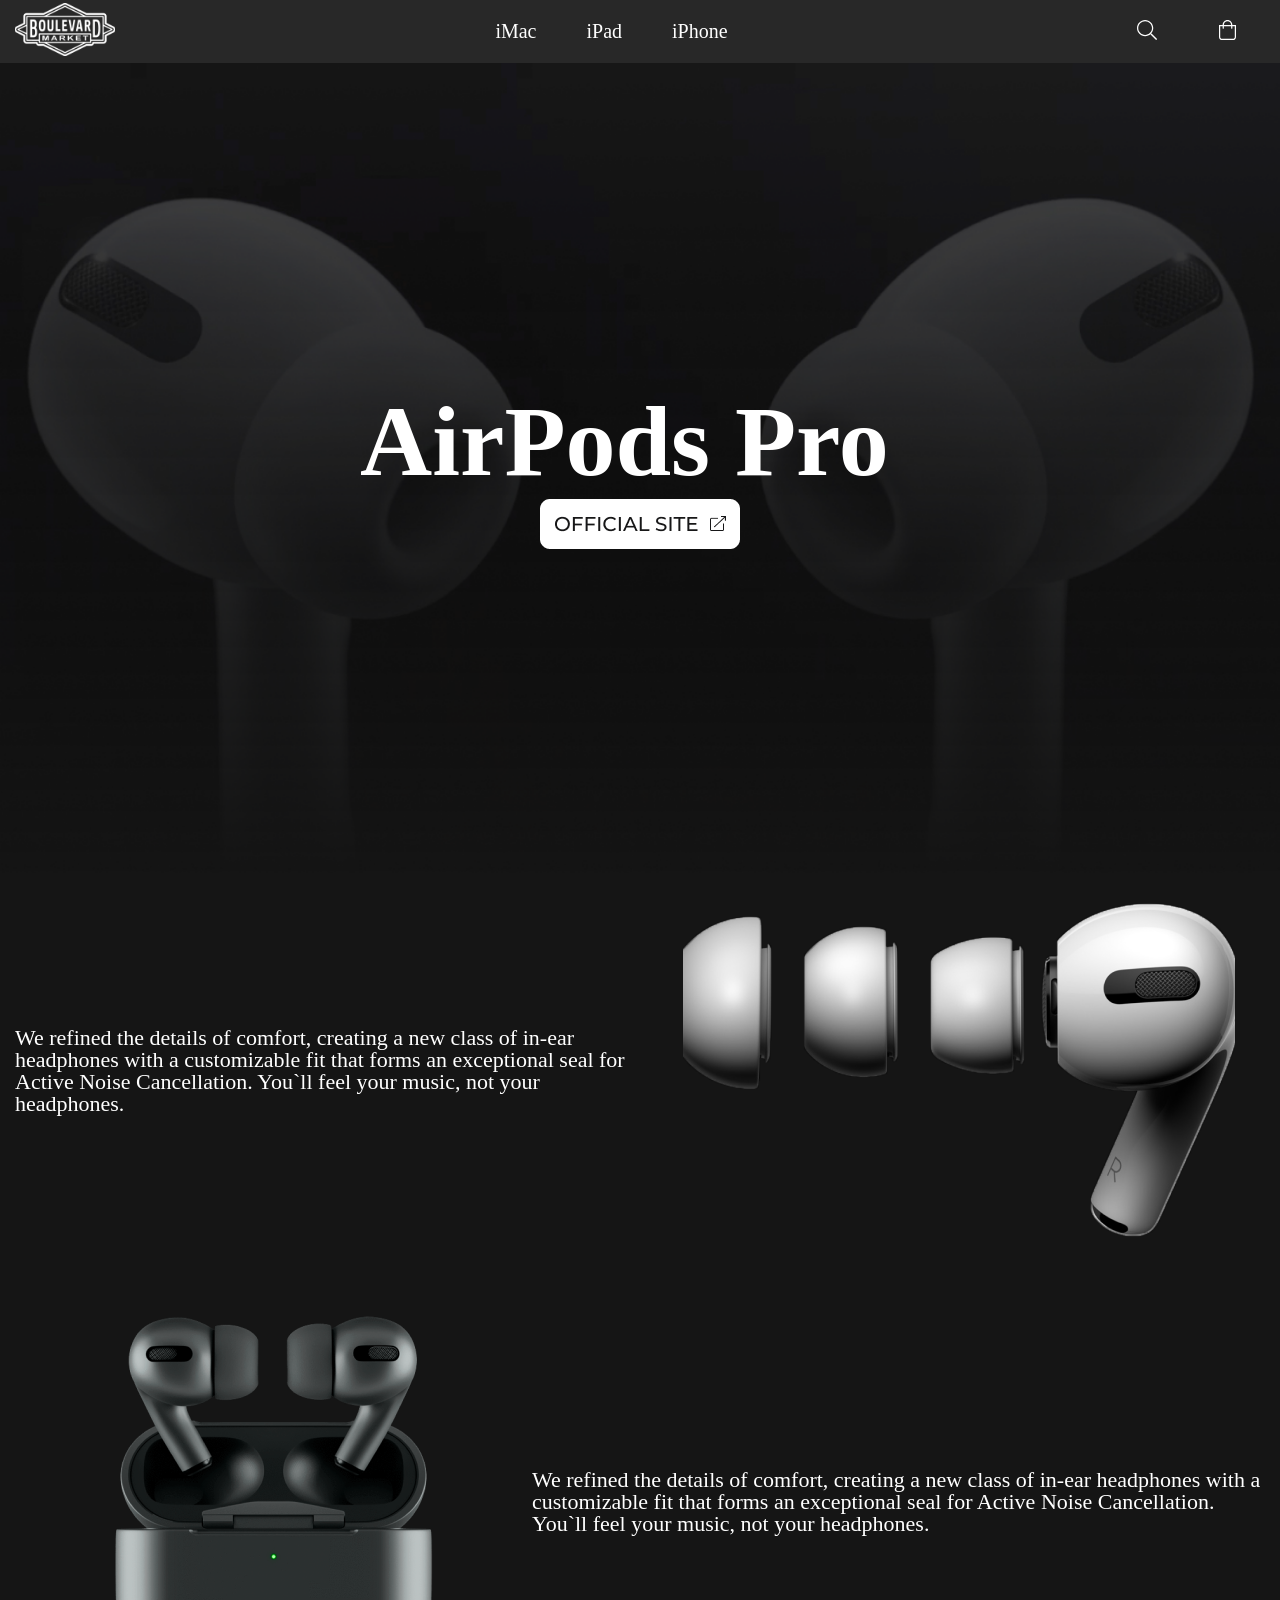
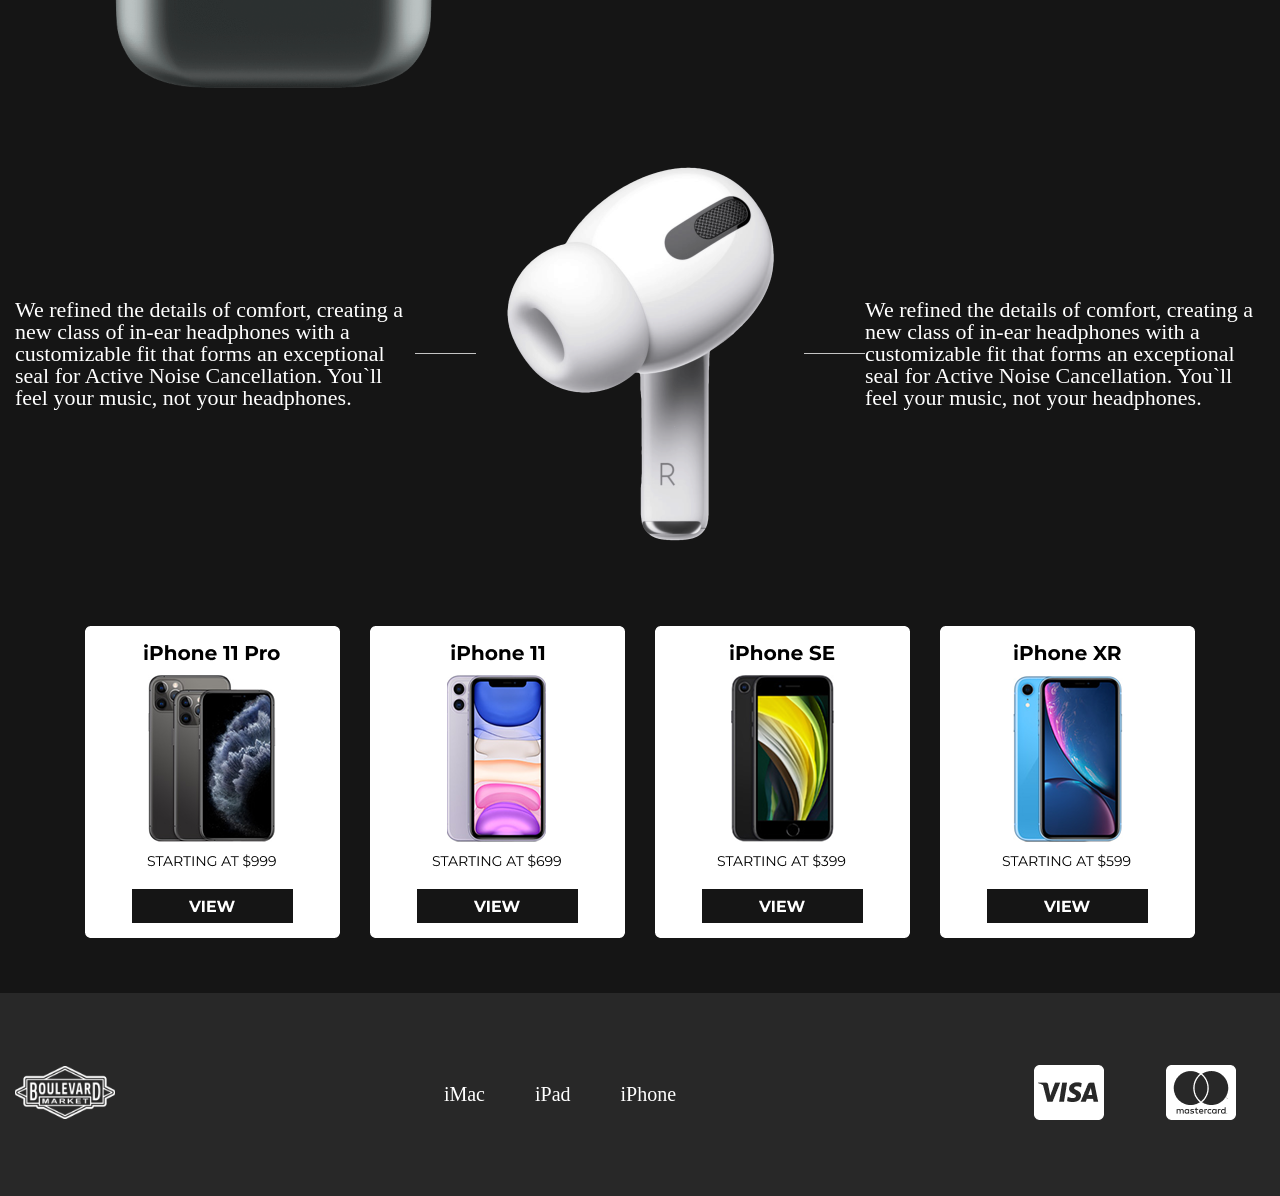
<file: index.html>
<!DOCTYPE html>
<html lang="en">

<head>
    <meta charset="UTF-8">
    <meta name="viewport" content="width=device-width, initial-scale=1.0">
    <title>Document</title>
    <link rel="stylesheet" href="css/style.css">
</head>

<body>
    <!-- ----------------------------Nav start ------------------------------------------------>
    <nav class="nav">
        <div class="container">
            <a href="#!" class="nav__logo">
                <img src="images/logo.svg" alt="">
            </a>
            <ul class="nav__list">
                <li>
                    <a href="#!" class="nav__link">iMac</a>
                </li>
                <li>
                    <a href="#!" class="nav__link">iPad</a>
                </li>
                <li>
                    <a href="#!" class="nav__link">iPhone</a>
                </li>
            </ul>
            <div class="img__images">
                <img src="images/SEARCH.svg" alt="" class="img__banner">
                <img src="images/SHOP.svg" alt="" class="img__banner">
            </div>

        </div>
    </nav>
    <!-- ----------------------------Header start --------------------------------------------->
    <header class="header">
        <img src="images/Header (1).png" alt="" class="header__banner">
        <div class="header__content">
            <div class="container">
                <h1 class="header__title">AirPods Pro</h1>
                <img src="images/header button.png" alt="" class="header__button">
            </div>
        </div>
    </header>
    <!-- ---------------------------Main start ----------------------------------------------->
    <main class="main">
        <div class="container">
            <div class="header__styles">
                <p class="main__text">
                    We refined the details of comfort, creating a new class of in-ear headphones with a customizable fit
                    that forms an exceptional seal for Active Noise Cancellation. You`ll feel your music, not your
                    headphones.
                </p>
                <img src="images/4tasi birda.png" alt="" class="main__banner">
            </div>
            <div class="header__styles">
                <img src="images/qora bluetooth.png" alt="" class="main__banner">
                <p class="main__text">
                    We refined the details of comfort, creating a new class of in-ear headphones with a customizable fit
                    that forms an exceptional seal for Active Noise Cancellation. You`ll feel your music, not your
                    headphones.
                </p>
            </div>
            <div class="header__styles">
                <p class="main__text">
                    We refined the details of comfort, creating a new class of in-ear headphones with a customizable fit
                    that forms an exceptional seal for Active Noise Cancellation. You`ll feel your music, not your
                    headphones.
                </p>
                <div class="svg__banner">
                    <svg width="61" height="1" viewBox="0 0 61 1" fill="none" xmlns="http://www.w3.org/2000/svg">
                        <rect width="61" height="1" fill="#C4C4C4" />
                    </svg>

                    <img src="images/airpods-pro-large2 1 (1).png" alt="" class="main__banner">
                    <svg width="61" height="1" viewBox="0 0 61 1" fill="none" xmlns="http://www.w3.org/2000/svg">
                        <rect width="61" height="1" fill="#C4C4C4" />
                    </svg>
                </div>


                <p class="main__text">
                    We refined the details of comfort, creating a new class of in-ear headphones with a customizable fit
                    that forms an exceptional seal for Active Noise Cancellation. You`ll feel your music, not your
                    headphones.
                </p>
            </div>
        </div>
        <div class="nav__container">
            <img src="images/iPhone 11 Pro (1).png" alt="">
            <img src="images/iPhone 11.png" alt="">
            <img src="images/iPhone SE.png" alt="">
            <img src="images/iPhone XR.png" alt="">
        </div>
    </main>
    <!--------------------------------- Footer start ----------------->
    <footer class="footer">
        <div class="footer__container">
            <a href="#!" class="ftr__logo">
                <img src="images/logo.svg" alt="" class="ftr__banner">
            </a>
            <ul class="ftr__list">
                <li>
                    <a href="#!" class="ftr__link">iMac</a>
                </li>
                <li>
                    <a href="#!" class="ftr__link">iPad</a>
                </li>
                <li>
                    <a href="#!" class="ftr__link">iPhone</a>
                </li>
            </ul>
            <a href="">
                <img src="images/visa.png" alt="" class="img__banner">
                <img src="images/mastercard.png" alt="" class="img__banner">
            </a>
    </footer>


</body>

</html>
</file>
<file: css/style.css>
* {
    margin: 0;
    padding: 0;
    box-sizing: border-box;
}
body {
    font-family: serif;
    background: #00000040;
    color: white;
}
a {
    text-decoration: none;
    color: white;
}
ul {
    list-style: none;
}
.container {
    max-width: 1400px;
    margin: 0 auto;
    padding: 0 15px;
}
.nav {
    background: #282828;
}
.nav .container {
    display: flex;
    justify-content: space-between;
    align-items: center;
}
.nav__logo {
    text-transform: uppercase;
}
.nav__list {
    display: flex;
    justify-content:start;
    padding: 0 30px;
    column-gap: 30px;
}
.nav__link {
    display: block;
    padding: 20px 10px;
    font-size: 20px;
}
/* ========================================= Header start=================================================== */
.header {
    position: relative;
    min-height: 90vh;
    display: flex;
}
.header__banner {
    position: absolute;
    width: 100%;
    height: 100%;
    object-fit: cover;
}
.header__content {
    position: relative;
    flex-grow: 1;
    display: flex;
    align-items: center;
}
.header__title {
    font-family: serif;
    font-size: 100px;
}
.header__button {
    padding:  0 180px;
}
/* **************************** Main start **********************************************************************/
.main {
    background: #151515;
}
.header__styles {
    display: flex;
    line-height: 25px;
    align-items: center;
}
.main__text {
    font-size:22px;
    line-height: 100%;
    letter-spacing: 0%;
    
}
.main__banner {
    padding: 30px 30px;
    margin: 0;
}
.svg__banner {
    display: flex;
    justify-content: center;
    align-items: center;
}
/****************************** Footer start ************************/
.footer {
    background: #282828;
}
.footer .container {
    display: flex;
    justify-content: space-between;
    align-items: center;
}
.footer__container {
    max-width: 1400px;
    display: flex;
    justify-content: space-between;
    align-items: center;
    margin: 0 auto;
    padding: 0 15px;
}

.ftr__list {
    display: flex;
    justify-content:center;
    align-items: start;
    padding: 0 20px;
    column-gap: 30px;
}
.ftr__link {
    display: block;
    padding: 90px 10px;
    font-size: 20px;
}
.img__banner {
    margin:  0 29px;
}

.nav__container {
    display: flex;
    column-gap: 30px;
    justify-content: center;
    align-items: center;
    padding: 55px;
}
</file>
